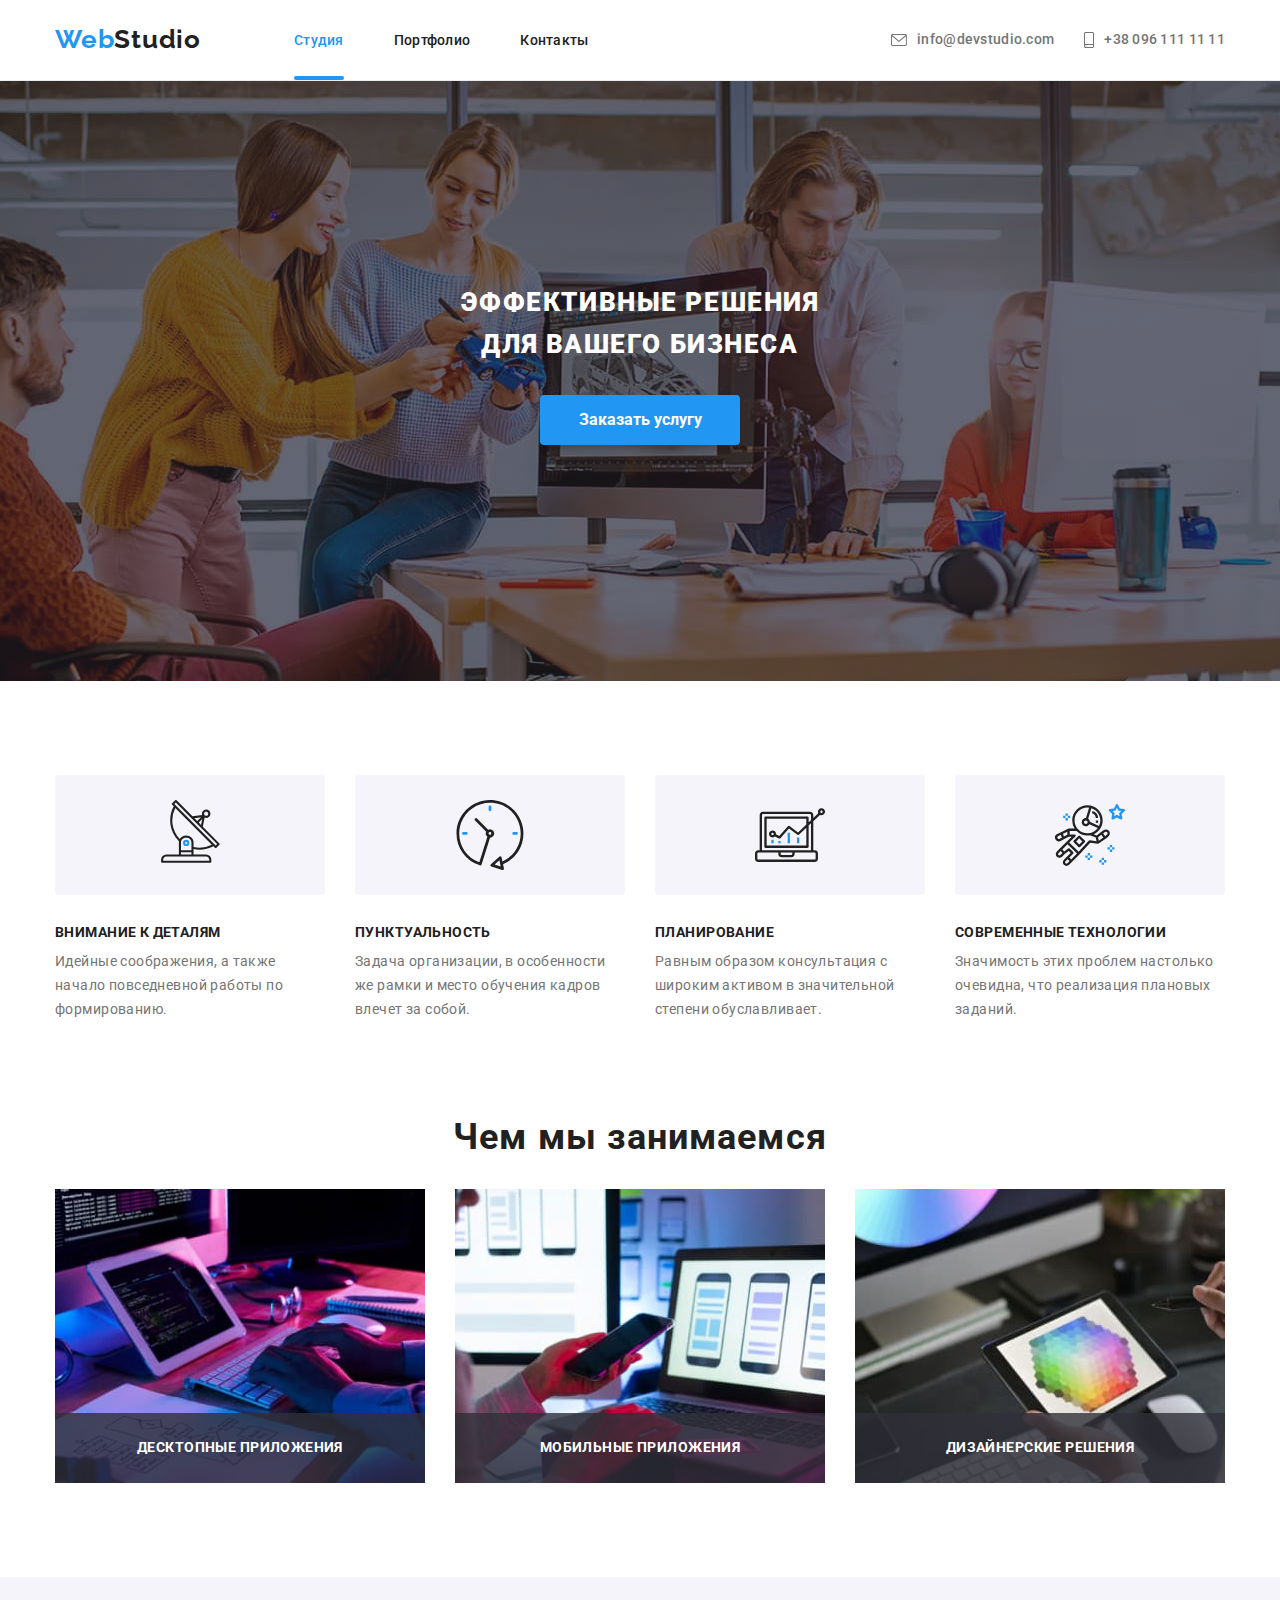
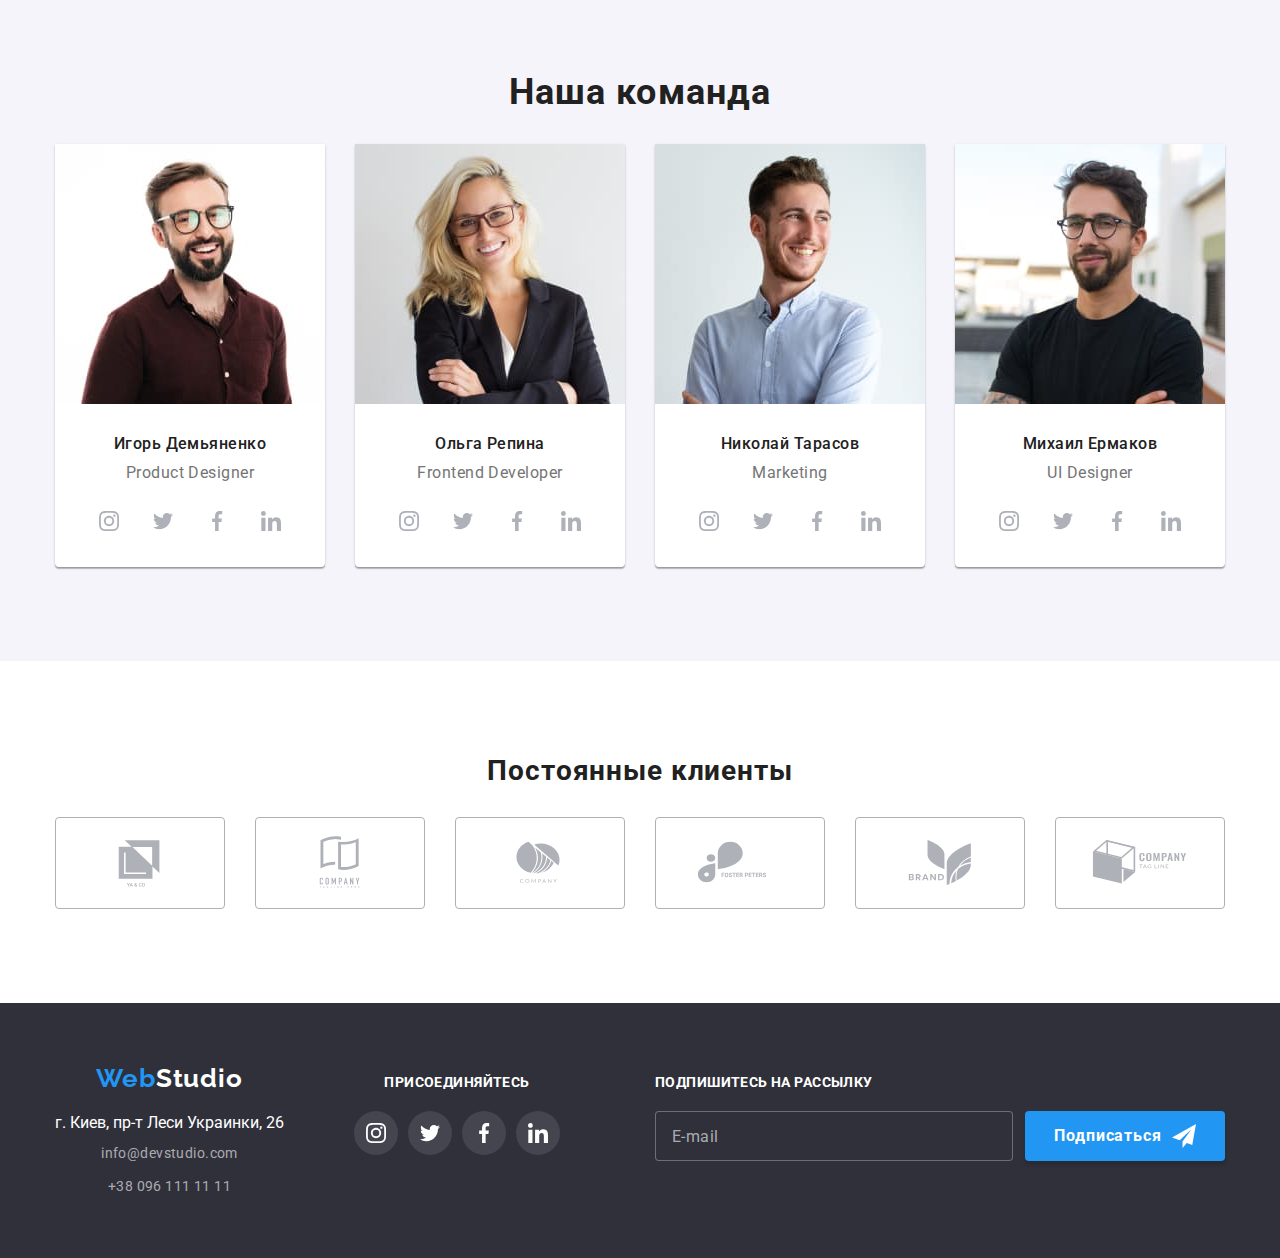
<file: index.html>
<!DOCTYPE html>
<html lang="ru">
  <head>
    <meta charset="UTF-8" />
    <meta http-equiv="X-UA-Compatible" content="IE=edge" />
    <meta name="viewport" content="width=device-width, initial-scale=1.0" />
    <title>Студия</title>

    <link rel="preconnect" href="https://fonts.googleapis.com" />
    <link rel="preconnect" href="https://fonts.gstatic.com" crossorigin />
    <link
      href="https://fonts.googleapis.com/css2?family=Raleway:wght@700&family=Roboto:wght@400;500;700;900&display=swap"
      rel="stylesheet"
    />
    <link rel="stylesheet" href="./css/main.min.css" />
  </head>
  <body>
    <!-- ======================== HEADER ======================== -->

    <header class="header-border">
      <div class="container container-header">
        <!-- логотип -->

        <a href="index.html" lang="en" class="logotype"
          >Web<span class="logotype-secondary">Studio</span>
        </a>
        <!-- ссылки шапки -->

        <ul class="list list-header">
          <li class="list-pages">
            <a href="./index.html" class="link-header active">Студия</a>
          </li>
          <li class="list-pages">
            <a href="./portfolio.html" class="link-header">Портфолио</a>
          </li>
          <li class="list-pages">
            <a href="" class="link-header">Контакты</a>
          </li>
        </ul>
        <button type="button" class="mobile-menu-open" data-menu-open>
          <svg class="mobile-menu-open__icon" width="40" height="40">
            <use href="./images/icons.svg#icon-burger"></use>
          </svg>
        </button>

        <!-- контакты шапки -->

        <ul class="list header-items">
          <li class="list-pages list-pages__contacts">
            <a
              href="mailto:info@devstudio.com"
              lang="en"
              class="contacts-header accent"
            >
              <svg class="header-icons" width="16" height="12">
                <use href="./images/icons.svg#icon-envelope"></use>
              </svg>
              info@devstudio.com
            </a>
          </li>
          <li class="list-pages list-pages__contacts">
            <a href="tel:+380961111111" class="contacts-header accent"
              ><svg class="header-icons" width="10" height="16">
                <use href="./images/icons.svg#icon-smartphone"></use>
              </svg>
              +38 096 111 11 11
            </a>
          </li>
        </ul>
      </div>
      <div class="mobile-menu" data-menu>
        <div class="container mobile-menu__container">
          <div>
            <button
              type="button"
              class="mobile-menu__close-btn"
              data-menu-close
            >
              <svg class="mobile-menu__close-icon" width="40" height="40">
                <use href="./images/icons.svg#close-modal"></use>
              </svg>
            </button>
            <ul class="mobile-menu__list mobile-menu__list-pages">
              <li>
                <a href="index.html" class="link-header active">Студия</a>
              </li>
              <li>
                <a href="portfolio.html" class="link-header">Портфолио</a>
              </li>
              <li>
                <a href="" class="link-header">Контакты</a>
              </li>
            </ul>
          </div>
          <div>
            <ul class="mobile-menu__list mobile-menu__list-pages">
              <li>
                <a href="tel:+380961111111" class="mobile-menu__list-phone"
                  >+38 096 111 11 11
                </a>
              </li>
              <li>
                <a
                  href="mailto:info@devstudio.com"
                  lang="en"
                  class="mobile-menu__list-mail"
                  >info@devstudio.com
                </a>
              </li>
            </ul>
            <ul class="mobile-menu__list mobile-menu__list-socials">
              <li>
                <a href="" class="mobile-menu__list-socials-link">
                  Instagram
                  <span class="mobile-menu__list-socials-symbol"></span>&nbsp;
                </a>
              </li>
              <li>
                <a href="" class="mobile-menu__list-socials-link">
                  Twitter
                  <span class="mobile-menu__list-socials-symbol"></span>&nbsp;
                </a>
              </li>
              <li>
                <a href="" class="mobile-menu__list-socials-link"
                  >Facebook
                  <span class="mobile-menu__list-socials-symbol"></span>&nbsp;
                </a>
              </li>
              <li>
                <a href="" class="mobile-menu__list-socials-link"> LinkedIn</a>
              </li>
            </ul>
          </div>
        </div>
      </div>
    </header>

    <!-- ======================== MAIN ======================== -->

    <main>
      <section class="section-desissions overlay">
        <div class="container">
          <h1 class="main-title">
            Эффективные решения <br />
            для вашего бизнеса
          </h1>
          <button type="button" class="title-button" data-modal-open>
            Заказать услугу
          </button>
        </div>
      </section>
      <!-- ================ НАШИ ОТЛИЧИЯ ================ -->
      <section class="section">
        <div class="container">
          <h2 class="visually-hidden">Наши отличия</h2>
          <ul class="list differences-list">
            <li class="differences-block">
              <div class="differences-icon-block">
                <svg width="70" height="70">
                  <use href="./images/icons.svg#icon-antenna"></use>
                </svg>
              </div>
              <h3 class="differences">Внимание к деталям</h3>
              <p class="differences-text">
                Идейные соображения, а также начало повседневной работы по
                формированию.
              </p>
            </li>
            <li class="differences-block">
              <div class="differences-icon-block">
                <svg width="70" height="70">
                  <use href="./images/icons.svg#icon-clock"></use>
                </svg>
              </div>
              <h3 class="differences">Пунктуальность</h3>
              <p class="differences-text">
                Задача организации, в особенности же рамки и место обучения
                кадров влечет за собой.
              </p>
            </li>
            <li class="differences-block">
              <div class="differences-icon-block">
                <svg width="70" height="70">
                  <use href="./images/icons.svg#icon-diagram"></use>
                </svg>
              </div>
              <h3 class="differences">Планирование</h3>
              <p class="differences-text">
                Равным образом консультация с широким активом в значительной
                степени обуславливает.
              </p>
            </li>
            <li class="differences-block">
              <div class="differences-icon-block">
                <svg width="70" height="70">
                  <use href="./images/icons.svg#icon-astronaut"></use>
                </svg>
              </div>
              <h3 class="differences">Современные технологии</h3>
              <p class="differences-text">
                Значимость этих проблем настолько очевидна, что реализация
                плановых заданий.
              </p>
            </li>
          </ul>
        </div>
      </section>
      <section class="section works">
        <div class="container">
          <h2 class="team-interests">Чем мы занимаемся</h2>
          <ul class="list works-img">
            <li class="list-items">
              <div class="list-items-overlay">
                <picture>
                  <source
                    media="(min-width:1200px)"
                    srcset="
                      ./images/hw-08-images/desktop/services/desktop-app-desktop-370.jpg    1x,
                      ./images/hw-08-images/desktop/services/desktop-app-desktop-370@2x.jpg 2x
                    "
                  />
                  <img
                    srcset="
                      ./images/hw-08-images/desktop/services/desktop-app-desktop-370.jpg    1x,
                      ./images/hw-08-images/desktop/services/desktop-app-desktop-370@2x.jpg 2x
                    "
                    src="./images/hw-08-images/desktop/services/desktop-app-desktop-370.jpg"
                    width="370"
                    alt="image"
                    loading="lazy"
                    class="works-items"
                  />
                </picture>
                <p class="list-items-text">Десктопные приложения</p>
              </div>
            </li>
            <li class="list-items">
              <div class="list-items-overlay">
                <picture>
                  <source
                    media="(min-width:1200px)"
                    srcset="
                      ./images/hw-08-images/desktop/services/mobile-app-desktop-370.jpg    1x,
                      ./images/hw-08-images/desktop/services/mobile-app-desktop-370@2x.jpg 2x
                    "
                  />
                  <img
                    srcset="
                      ./images/hw-08-images/desktop/services/mobile-app-desktop-370.jpg    1x,
                      ./images/hw-08-images/desktop/services/mobile-app-desktop-370@2x.jpg 2x
                    "
                    src="./images/hw-08-images/desktop/services/mobile-app-desktop-370.jpg"
                    width="370"
                    alt="image"
                    loading="lazy"
                    class="works-items"
                  />
                </picture>
                <p class="list-items-text">Мобильные приложения</p>
              </div>
            </li>
            <li class="list-items">
              <div class="list-items-overlay">
                <picture>
                  <source
                    media="(min-width:1200px)"
                    srcset="
                      ./images/hw-08-images/desktop/services/design-solutions-desktop-370.jpg    1x,
                      ./images/hw-08-images/desktop/services/design-solutions-desktop-370@2x.jpg 2x
                    "
                  />
                  <img
                    srcset="
                      ./images/hw-08-images/desktop/services/design-solutions-desktop-370.jpg    1x,
                      ./images/hw-08-images/desktop/services/design-solutions-desktop-370@2x.jpg 2x
                    "
                    src="./images/hw-08-images/desktop/services/design-solutions-desktop-370.jpg"
                    width="370"
                    alt="image"
                    loading="lazy"
                    class="works-items"
                  />
                </picture>
                <p class="list-items-text">Дизайнерские решения</p>
              </div>
            </li>
          </ul>
        </div>
      </section>
      <section class="section section-team">
        <div class="container">
          <h2 class="team-interests our-team">Наша команда</h2>
          <ul class="list team-cards">
            <li class="team-photo">
              <picture>
                <source
                  srcset="
                    ./images/hw-08-images/desktop/team/igor-desktop-270.jpg    1x,
                    ./images/hw-08-images/desktop/team/igor-desktop-270@2x.jpg 2x
                  "
                  media="(min-width: 1200px)"
                />
                <source
                  srcset="
                    ./images/hw-08-images/tablet/team/igor-tablet-354.jpg    1x,
                    ./images/hw-08-images/tablet/team/igor-tablet-354@2x.jpg 2x
                  "
                  media="(min-width: 768px)"
                />
                <img
                  srcset="
                    ./images/hw-08-images/mobile/team/igor-mobile-450.jpg    1x,
                    ./images/hw-08-images/mobile/team/igor-mobile-450@2x.jpg 2x
                  "
                  src="./images/hw-08-images/mobile/team/igor-mobile-450.jpg"
                  width="450"
                  alt="image"
                  loading="lazy"
                />
              </picture>
              <div class="team-info">
                <h3 class="team-name">Игорь Демьяненко</h3>
                <p class="team-job" lang="en">Product Designer</p>
                <ul class="team-social-list list">
                  <li class="team-social-item">
                    <a href="" class="team-social-link">
                      <svg class="team-social-icon" width="20" height="20">
                        <use href="./images/icons.svg#icon-instagram"></use>
                      </svg>
                    </a>
                  </li>
                  <li class="team-social-item">
                    <a href="" class="team-social-link"
                      ><svg class="team-social-icon" width="20" height="20">
                        <use href="./images/icons.svg#icon-twitter"></use>
                      </svg>
                    </a>
                  </li>
                  <li class="team-social-item">
                    <a href="" class="team-social-link"
                      ><svg class="team-social-icon" width="20" height="20">
                        <use href="./images/icons.svg#icon-facebook"></use>
                      </svg>
                    </a>
                  </li>
                  <li class="team-social-item">
                    <a href="" class="team-social-link"
                      ><svg class="team-social-icon" width="20" height="20">
                        <use href="./images/icons.svg#icon-linkedin"></use>
                      </svg>
                    </a>
                  </li>
                </ul>
              </div>
            </li>
            <li class="team-photo">
              <picture>
                <source
                  srcset="
                    ./images/hw-08-images/desktop/team/olga-desktop-270.jpg    1x,
                    ./images/hw-08-images/desktop/team/olga-desktop-270@2x.jpg 2x
                  "
                  media="(min-width: 1200px)"
                />
                <source
                  srcset="
                    ./images/hw-08-images/tablet/team/olga-tablet-354.jpg    1x,
                    ./images/hw-08-images/tablet/team/olga-tablet-354@2x.jpg 2x
                  "
                  media="(min-width: 768px)"
                />
                <img
                  srcset="
                    ./images/hw-08-images/mobile/team/olga-mobile-450.jpg    1x,
                    ./images/hw-08-images/mobile/team/olga-mobile-450@2x.jpg 2x
                  "
                  src="./images/hw-08-images/mobile/team/olga-mobile-450.jpg"
                  width="450"
                  alt="image"
                  loading="lazy"
                />
              </picture>
              <div class="team-info">
                <h3 class="team-name">Ольга Репина</h3>
                <p class="team-job" lang="en">Frontend Developer</p>
                <ul class="team-social-list list">
                  <li class="team-social-item">
                    <a href="" class="team-social-link">
                      <svg class="team-social-icon" width="20" height="20">
                        <use href="./images/icons.svg#icon-instagram"></use>
                      </svg>
                    </a>
                  </li>
                  <li class="team-social-item">
                    <a href="" class="team-social-link"
                      ><svg class="team-social-icon" width="20" height="20">
                        <use href="./images/icons.svg#icon-twitter"></use>
                      </svg>
                    </a>
                  </li>
                  <li class="team-social-item">
                    <a href="" class="team-social-link"
                      ><svg class="team-social-icon" width="20" height="20">
                        <use href="./images/icons.svg#icon-facebook"></use>
                      </svg>
                    </a>
                  </li>
                  <li class="team-social-item">
                    <a href="" class="team-social-link"
                      ><svg class="team-social-icon" width="20" height="20">
                        <use href="./images/icons.svg#icon-linkedin"></use>
                      </svg>
                    </a>
                  </li>
                </ul>
              </div>
            </li>
            <li class="team-photo">
              <picture>
                <source
                  srcset="
                    ./images/hw-08-images/desktop/team/nikolay-desktop-270.jpg    1x,
                    ./images/hw-08-images/desktop/team/nikolay-desktop-270@2x.jpg 2x
                  "
                  media="(min-width: 1200px)"
                />
                <source
                  srcset="
                    ./images/hw-08-images/tablet/team/nikolay-tablet-354.jpg    1x,
                    ./images/hw-08-images/tablet/team/nikolay-tablet-354@2x.jpg 2x
                  "
                  media="(min-width: 768px)"
                />
                <img
                  srcset="
                    ./images/hw-08-images/mobile/team/nikolay-mobile-450.jpg    1x,
                    ./images/hw-08-images/mobile/team/nikolay-mobile-450@2x.jpg 2x
                  "
                  src="./images/hw-08-images/mobile/team/nikolay-mobile-450.jpg"
                  width="450"
                  alt="image"
                  loading="lazy"
                />
              </picture>
              <div class="team-info">
                <h3 class="team-name">Николай Тарасов</h3>
                <p class="team-job" lang="en">Marketing</p>
                <ul class="team-social-list list">
                  <li class="team-social-item">
                    <a href="" class="team-social-link">
                      <svg class="team-social-icon" width="20" height="20">
                        <use href="./images/icons.svg#icon-instagram"></use>
                      </svg>
                    </a>
                  </li>
                  <li class="team-social-item">
                    <a href="" class="team-social-link"
                      ><svg class="team-social-icon" width="20" height="20">
                        <use href="./images/icons.svg#icon-twitter"></use>
                      </svg>
                    </a>
                  </li>
                  <li class="team-social-item">
                    <a href="" class="team-social-link"
                      ><svg class="team-social-icon" width="20" height="20">
                        <use href="./images/icons.svg#icon-facebook"></use>
                      </svg>
                    </a>
                  </li>
                  <li class="team-social-item">
                    <a href="" class="team-social-link"
                      ><svg class="team-social-icon" width="20" height="20">
                        <use href="./images/icons.svg#icon-linkedin"></use>
                      </svg>
                    </a>
                  </li>
                </ul>
              </div>
            </li>
            <li class="team-photo">
              <picture>
                <source
                  srcset="
                    ./images/hw-08-images/desktop/team/mykhail-desktop-270.jpg    1x,
                    ./images/hw-08-images/desktop/team/mykhail-desktop-270@2x.jpg 2x
                  "
                  media="(min-width: 1200px)"
                />
                <source
                  srcset="
                    ./images/hw-08-images/tablet/team/mykhail-tablet-354.jpg    1x,
                    ./images/hw-08-images/tablet/team/mykhail-tablet-354@2x.jpg 2x
                  "
                  media="(min-width: 768px)"
                />
                <img
                  srcset="
                    ./images/hw-08-images/mobile/team/mykhail-mobile-450.jpg    1x,
                    ./images/hw-08-images/mobile/team/mykhail-mobile-450@2x.jpg 2x
                  "
                  src="./images/hw-08-images/mobile/team/mykhail-mobile-450.jpg"
                  width="450"
                  alt="image"
                  loading="lazy"
                />
              </picture>
              <div class="team-info">
                <h3 class="team-name">Михаил Ермаков</h3>
                <p class="team-job" lang="en">UI Designer</p>
                <ul class="team-social-list list">
                  <li class="team-social-item">
                    <a href="" class="team-social-link">
                      <svg class="team-social-icon" width="20" height="20">
                        <use href="./images/icons.svg#icon-instagram"></use>
                      </svg>
                    </a>
                  </li>
                  <li class="team-social-item">
                    <a href="" class="team-social-link"
                      ><svg class="team-social-icon" width="20" height="20">
                        <use href="./images/icons.svg#icon-twitter"></use>
                      </svg>
                    </a>
                  </li>
                  <li class="team-social-item">
                    <a href="" class="team-social-link"
                      ><svg class="team-social-icon" width="20" height="20">
                        <use href="./images/icons.svg#icon-facebook"></use>
                      </svg>
                    </a>
                  </li>
                  <li class="team-social-item">
                    <a href="" class="team-social-link"
                      ><svg class="team-social-icon" width="20" height="20">
                        <use href="./images/icons.svg#icon-linkedin"></use>
                      </svg>
                    </a>
                  </li>
                </ul>
              </div>
            </li>
          </ul>
        </div>
      </section>

      <!-- ========================== ЛОГОТИПЫ КОМПАНИИ ========================== -->

      <section class="section">
        <div class="container clients-logo">
          <h2 class="clients-title">Постоянные клиенты</h2>
          <ul class="list clients-logo-list">
            <li class="clients-logo-item">
              <a href="" class="clients-logo-link">
                <svg class="clients-logo-icon" width="106" height="60">
                  <use href="./images/icons.svg#icon-Logo"></use>
                </svg>
              </a>
            </li>
            <li class="clients-logo-item">
              <a href="" class="clients-logo-link">
                <svg class="clients-logo-icon" width="106" height="60">
                  <use href="./images/icons.svg#icon-Logo-1"></use>
                </svg>
              </a>
            </li>
            <li class="clients-logo-item">
              <a href="" class="clients-logo-link">
                <svg class="clients-logo-icon" width="106" height="60">
                  <use href="./images/icons.svg#icon-Logo-2"></use>
                </svg>
              </a>
            </li>
            <li class="clients-logo-item">
              <a href="" class="clients-logo-link">
                <svg class="clients-logo-icon" width="106" height="60">
                  <use href="./images/icons.svg#icon-Logo-3"></use>
                </svg>
              </a>
            </li>
            <li class="clients-logo-item">
              <a href="" class="clients-logo-link">
                <svg class="clients-logo-icon" width="106" height="60">
                  <use href="./images/icons.svg#icon-Logo-4"></use>
                </svg>
              </a>
            </li>
            <li class="clients-logo-item">
              <a href="" class="clients-logo-link">
                <svg class="clients-logo-icon" width="106" height="60">
                  <use href="./images/icons.svg#icon-Logo-5"></use>
                </svg>
              </a>
            </li>
          </ul>
        </div>
      </section>
    </main>

    <!-- ======================== FOOTER ======================== -->

    <footer class="footer">
      <div class="container footer__container">
        <div class="footer__box">
          <div class="footer-contacts">
            <a href="index.html" lang="en" class="logotype footer-contacts__log"
              >Web<span class="footer-contacts__studio">Studio</span></a
            >
            <address class="footer-contacts__address">
              <ul class="list">
                <li class="footer-contacts__info">
                  <a
                    href="https://goo.gl/maps/YywnYqMMY18rzYBH6"
                    target="_blank"
                    class="footer-contacts__contact_address"
                    >г. Киев, пр-т Леси Украинки, 26</a
                  >
                </li>
                <li class="footer-contacts__info">
                  <a
                    href="mailto:info@devstudio.com"
                    lang="en"
                    class="footer-contacts__contact footer-contacts__contact_accent"
                    >info@devstudio.com</a
                  >
                </li>
                <li class="footer-contacts__info">
                  <a
                    href="tel:+380961111111"
                    class="footer-contacts__contact footer-contacts__contact_accent"
                    >+38 096 111 11 11</a
                  >
                </li>
              </ul>
            </address>
          </div>
          <div class="footer-links">
            <h2 class="footer-links__title">присоединяйтесь</h2>
            <ul class="list footer-links__list">
              <li class="footer-links__item">
                <a class="footer-links__link" href="">
                  <svg class="footer-links__icon" width="20" height="20">
                    <use href="./images/icons.svg#icon-instagram"></use>
                  </svg>
                </a>
              </li>
              <li class="footer-links__item">
                <a class="footer-links__link" href="">
                  <svg class="footer-links__icon" width="20" height="20">
                    <use href="./images/icons.svg#icon-twitter"></use>
                  </svg>
                </a>
              </li>
              <li class="footer-links__item">
                <a class="footer-links__link" href="">
                  <svg class="footer-links__icon" width="20" height="20">
                    <use href="./images/icons.svg#icon-facebook"></use>
                  </svg>
                </a>
              </li>
              <li class="footer-links__item">
                <a class="footer-links__link" href="">
                  <svg class="footer-links__icon" width="20" height="20">
                    <use href="./images/icons.svg#icon-linkedin"></use>
                  </svg>
                </a>
              </li>
            </ul>
          </div>
        </div>
        <div class="footer-form-general">
          <div class="footer-form__block">
            <p class="footer-form_title">Подпишитесь на рассылку</p>
            <form class="footer-form">
              <label class="footer-form__field">
                <input
                  type="text"
                  placeholder="E-mail"
                  name="e-mail"
                  class="footer-form__input"
                />
              </label>
            </form>
          </div>
          <div>
            <button type="submit" class="footer-form__btn">
              <span class="footer-form__btn-text"
                >Подписаться
                <svg class="footer-form__icon" width="24" height="24">
                  <use href="./images/icons.svg#icon-send"></use>
                </svg>
              </span>
            </button>
          </div>
        </div>
      </div>
    </footer>
    <div class="backdrop is-hidden" data-modal>
      <!-- is-hidden -->
      <div class="modal">
        <button type="button" class="modal-close-btn" data-modal-close>
          <svg class="modal-close-btn-icon" width="18" height="18">
            <use href="./images/icons.svg#close-modal"></use>
          </svg>
        </button>
        <h2 class="modal-label">Оставьте свои данные, мы вам перезвоним</h2>
        <form class="modal-form">
          <label class="modal-form-field">
            <span class="modal-form-input-desc"> Имя </span>
            <span class="modal-form-input-wrapper">
              <input
                type="text"
                name="user_name"
                class="modal-form-input"
                required
                pattern="[a-zA-Zа-яА-Я]+"
                minlength="2"
              />
              <svg class="modal-form-input-icon" width="18" height="18">
                <use href="./images/icons.svg#icon-person"></use>
              </svg>
            </span>
          </label>
          <label class="modal-form-field">
            <span class="modal-form-input-desc"> Телефон </span>
            <span class="modal-form-input-wrapper">
              <input
                type="text"
                name="user_phone"
                class="modal-form-input"
                required
                pattern="[0-9]{3}-[0-9]{3}-[0-9]{2}-[0-9]{2}"
                title="xxx-xxx-xx-xx"
              />
              <svg class="modal-form-input-icon" width="18" height="18">
                <use href="./images/icons.svg#icon-phone"></use>
              </svg>
            </span>
          </label>
          <label class="modal-form-field">
            <span class="modal-form-input-desc"> Почта </span>
            <span class="modal-form-input-wrapper">
              <input
                type="text"
                name="user_mail"
                class="modal-form-input"
                required
              />
              <svg class="modal-form-input-icon" width="18" height="18">
                <use href="./images/icons.svg#icon-email"></use>
              </svg>
            </span>
          </label>
          <label class="modal-form-field modal-form-field-comment">
            <span class="modal-form-input-desc"> Комментарий </span>
            <textarea
              name="user_message"
              class="modal-form-message"
              placeholder="Введите текст"
            ></textarea>
          </label>
          <input
            id="user-policy"
            name="user-policy"
            type="checkbox"
            class="modal-form-check visually-hidden"
          />
          <label for="user-policy" class="modal-form-field-check">
            Соглашаюсь с рассылкой и принимаю&nbsp;
            <a href="" class="modal-form-field-link" target="_blank"
              >Условия договора</a
            >
          </label>
          <button type="submit" class="modal-form-submit">
            <span class="modal-form-submit-name">Отправить</span>
          </button>
        </form>
      </div>
    </div>
    <script src="./js/mobile-menu.js"></script>
    <script src="./js/modal.js"></script>
  </body>
</html>
</file>
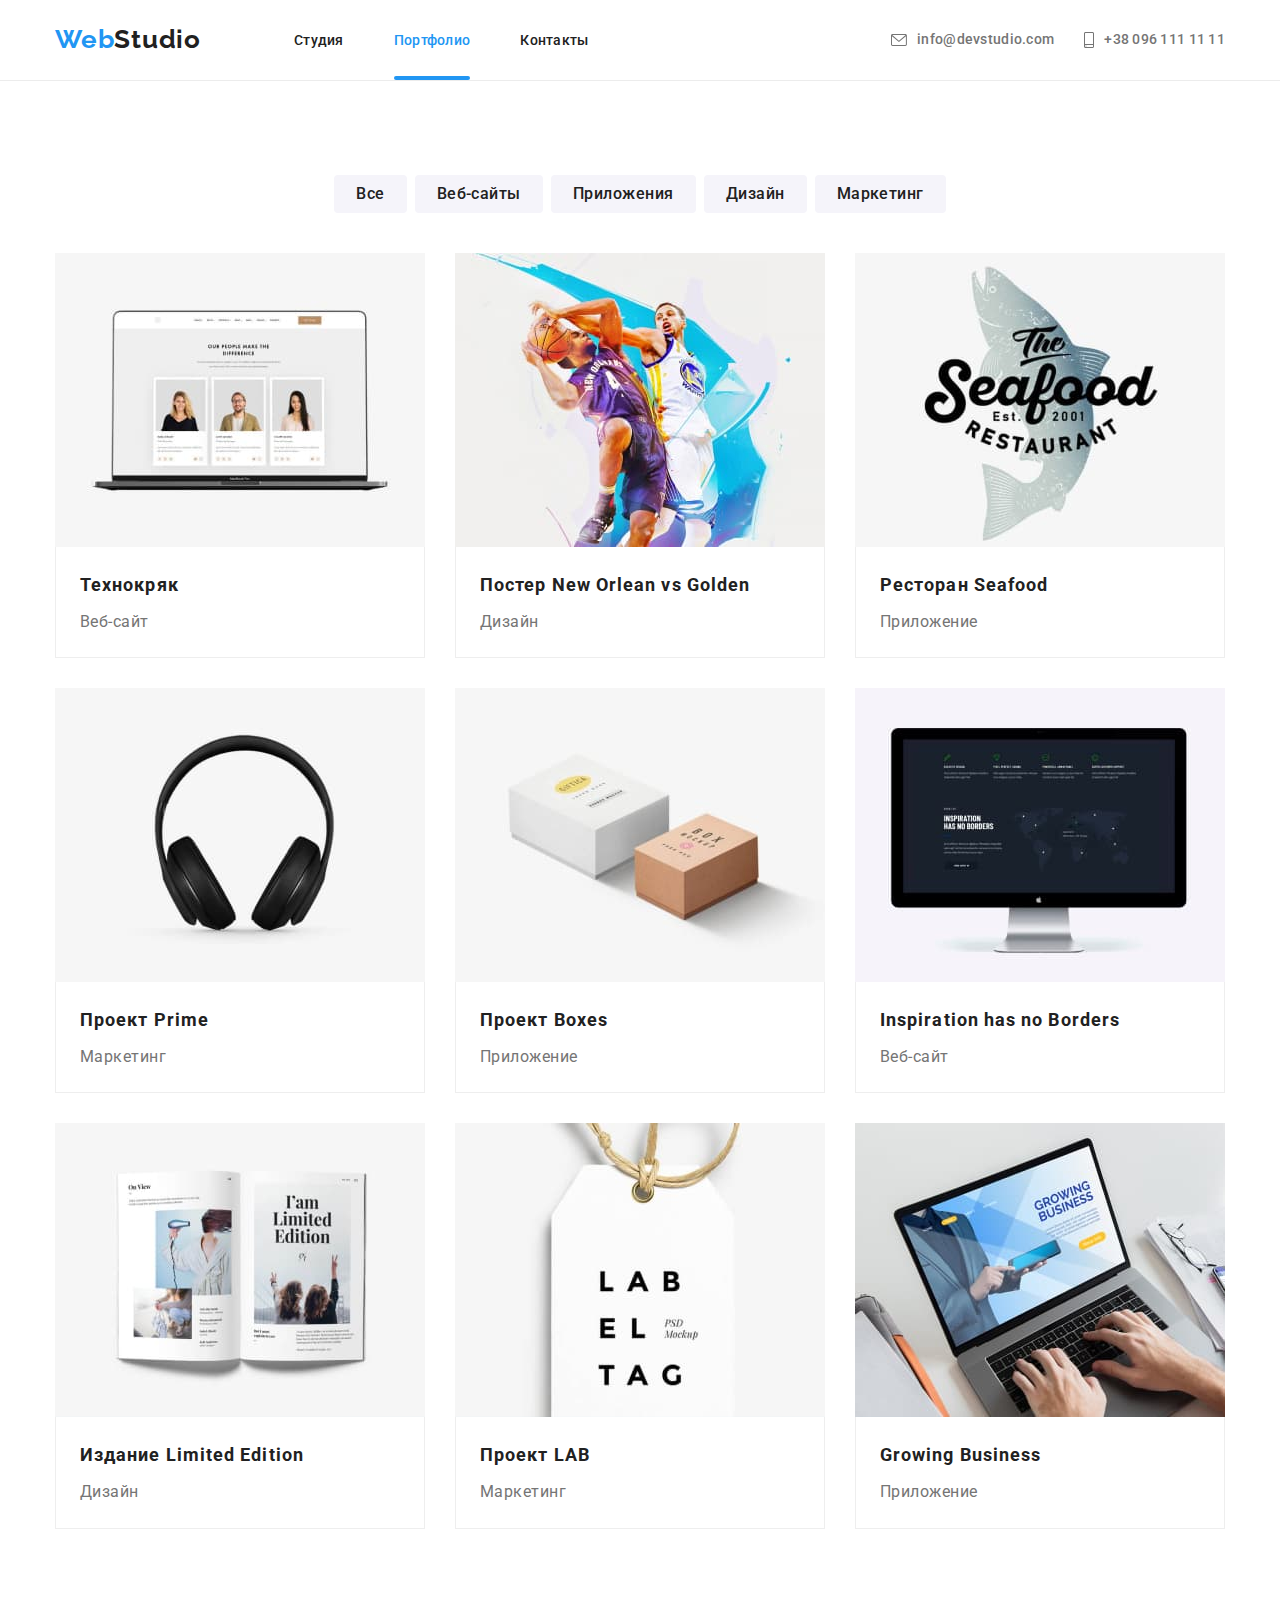
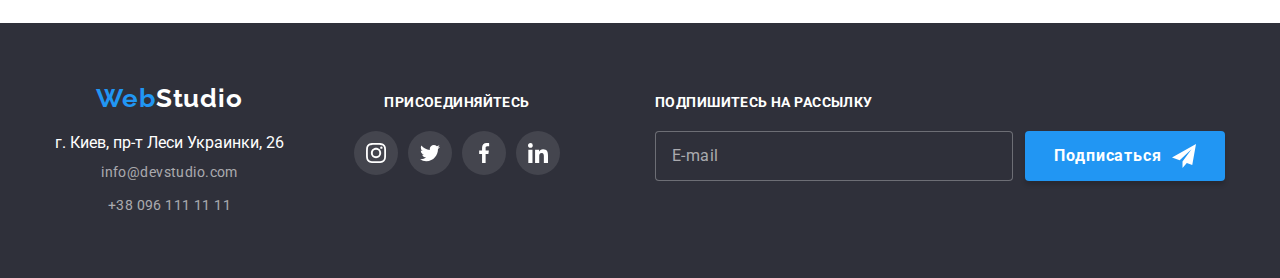
<file: portfolio.html>
<!DOCTYPE html>
<html lang="ru">
  <head>
    <meta charset="UTF-8" />
    <meta http-equiv="X-UA-Compatible" content="IE=edge" />
    <meta name="viewport" content="width=device-width, initial-scale=1.0" />
    <title>Портфолио</title>

    <link rel="preconnect" href="https://fonts.googleapis.com" />
    <link rel="preconnect" href="https://fonts.gstatic.com" crossorigin />
    <link
      href="https://fonts.googleapis.com/css2?family=Raleway:wght@700&family=Roboto:wght@400;500;700;900&display=swap"
      rel="stylesheet"
    />

    <link rel="stylesheet" href="./css/main.min.css" />
  </head>
  <body>
    <!-- ======================== HEADER ======================== -->

    <header class="header-border">
      <div class="container container-header">
        <!-- логотип -->

        <a href="index.html" lang="en" class="logotype"
          >Web<span class="logotype-secondary">Studio</span>
        </a>
        <!-- ссылки шапки -->

        <ul class="list list-header">
          <li class="list-pages">
            <a href="./index.html" class="link-header">Студия</a>
          </li>
          <li class="list-pages">
            <a href="./portfolio.html" class="link-header active">Портфолио</a>
          </li>
          <li class="list-pages">
            <a href="" class="link-header">Контакты</a>
          </li>
        </ul>
        <button type="button" class="mobile-menu-open" data-menu-open>
          <svg class="mobile-menu-open__icon" width="40" height="40">
            <use href="./images/icons.svg#icon-burger"></use>
          </svg>
        </button>

        <!-- контакты шапки -->

        <ul class="list header-items">
          <li class="list-pages list-pages__contacts">
            <a
              href="mailto:info@devstudio.com"
              lang="en"
              class="contacts-header accent"
            >
              <svg class="header-icons" width="16" height="12">
                <use href="./images/icons.svg#icon-envelope"></use>
              </svg>
              info@devstudio.com
            </a>
          </li>
          <li class="list-pages list-pages__contacts">
            <a href="tel:+380961111111" class="contacts-header accent"
              ><svg class="header-icons" width="10" height="16">
                <use href="./images/icons.svg#icon-smartphone"></use>
              </svg>
              +38 096 111 11 11
            </a>
          </li>
        </ul>
      </div>
      <div class="mobile-menu" data-menu>
        <div class="container mobile-menu__container">
          <div>
            <button
              type="button"
              class="mobile-menu__close-btn"
              data-menu-close
            >
              <svg class="mobile-menu__close-icon" width="40" height="40">
                <use href="./images/icons.svg#close-modal"></use>
              </svg>
            </button>
            <ul class="mobile-menu__list mobile-menu__list-pages">
              <li>
                <a href="index.html" class="link-header">Студия</a>
              </li>
              <li>
                <a href="portfolio.html" class="link-header active"
                  >Портфолио</a
                >
              </li>
              <li>
                <a href="" class="link-header">Контакты</a>
              </li>
            </ul>
          </div>
          <div>
            <ul class="mobile-menu__list mobile-menu__list-pages">
              <li>
                <a href="tel:+380961111111" class="mobile-menu__list-phone"
                  >+38 096 111 11 11
                </a>
              </li>
              <li>
                <a
                  href="mailto:info@devstudio.com"
                  lang="en"
                  class="mobile-menu__list-mail"
                  >info@devstudio.com
                </a>
              </li>
            </ul>
            <ul class="mobile-menu__list mobile-menu__list-socials">
              <li>
                <a href="" class="mobile-menu__list-socials-link">
                  Instagram
                  <span class="mobile-menu__list-socials-symbol"></span>&nbsp
                </a>
              </li>
              <li>
                <a href="" class="mobile-menu__list-socials-link">
                  Twitter
                  <span class="mobile-menu__list-socials-symbol"></span>&nbsp
                </a>
              </li>
              <li>
                <a href="" class="mobile-menu__list-socials-link"
                  >Facebook
                  <span class="mobile-menu__list-socials-symbol"></span>&nbsp
                </a>
              </li>
              <li>
                <a href="" class="mobile-menu__list-socials-link"> LinkedIn</a>
              </li>
            </ul>
          </div>
        </div>
      </div>
    </header>

    <!-- ======================== MAIN ======================== -->

    <main>
      <section class="section">
        <div class="container">
          <!-- кнопки -->

          <h1 class="visually-hidden">Кнопки фильтр</h1>
          <ul class="list filter">
            <li class="filter__item">
              <button type="button" class="filter__button">Все</button>
            </li>
            <li class="filter__item">
              <button type="button" class="filter__button">Веб-сайты</button>
            </li>
            <li class="filter__item">
              <button type="button" class="filter__button">Приложения</button>
            </li>
            <li class="filter__item">
              <button type="button" class="filter__button">Дизайн</button>
            </li>
            <li class="filter__item">
              <button type="button" class="filter__button">Маркетинг</button>
            </li>
          </ul>

          <!-- картинки -->

          <ul class="list porfolio">
            <li class="image porfolio__item">
              <a href="" class="porfolio__link">
                <div class="porfolio__overlay">
                  <picture>
                    <source
                      srcset="
                        ./images/hw-08-images/desktop/portfolio-card-set/technokryak-desktop-370.jpg    1x,
                        ./images/hw-08-images/desktop/portfolio-card-set/technokryak-desktop-370@2x.jpg 2x
                      "
                      media="(min-width: 1200px)"
                    />
                    <source
                      srcset="
                        ./images/hw-08-images/tablet/portfolio-card-set/technokryak-tablet-354.jpg    1x,
                        ./images/hw-08-images/tablet/portfolio-card-set/technokryak-tablet-354@2x.jpg 2x
                      "
                      media="(min-width: 768px)"
                    />
                    <img
                      srcset="
                        ./images/hw-08-images/mobile/portfolio-card-set/technocryak-mobile-450.jpg    1x,
                        ./images/hw-08-images/mobile/portfolio-card-set/technocryak-mobile-450@2x.jpg 2x
                      "
                      src="./images/hw-08-images/mobile/portfolio-card-set/technocryak-mobile-450.jpg"
                      width="450"
                      alt="image"
                      loading="lazy"
                    />
                  </picture>
                  <p class="porfolio__overlay-text">
                    Ресурс предлагает комплексные предложения с разным уровнем
                    функционала и сервисов. Все это позволит посетителю получить
                    исчерпывающие сведения о компании или частном лице.
                  </p>
                </div>
                <div class="porfolio__info">
                  <h2 class="portfolio__title">Технокряк</h2>
                  <p class="portfolio__text">Веб-сайт</p>
                </div>
              </a>
            </li>
            <li class="image porfolio__item">
              <a href="" class="porfolio__link">
                <div class="porfolio__overlay">
                  <picture>
                    <source
                      srcset="
                        ./images/hw-08-images/desktop/portfolio-card-set/poster-new-orlean-desktop-370.jpg    1x,
                        ./images/hw-08-images/desktop/portfolio-card-set/poster-new-orlean-desktop-370@2x.jpg 2x
                      "
                      media="(min-width: 1200px)"
                    />
                    <source
                      srcset="
                        ./images/hw-08-images/tablet/portfolio-card-set/poster-new-orlean-tablet-354.jpg    1x,
                        ./images/hw-08-images/tablet/portfolio-card-set/poster-new-orlean-tablet-354@2x.jpg 2x
                      "
                      media="(min-width: 768px)"
                    />
                    <img
                      srcset="
                        ./images/hw-08-images/mobile/portfolio-card-set/poster-new-orlean-mobile-450.jpg    1x,
                        ./images/hw-08-images/mobile/portfolio-card-set/poster-new-orlean-mobile-450@2x.jpg 2x
                      "
                      src="./images/hw-08-images/mobile/portfolio-card-set/poster-new-orlean-mobile-450.jpg"
                      width="450"
                      alt="image"
                      loading="lazy"
                    />
                  </picture>
                  <p class="porfolio__overlay-text">
                    Ресурс предлагает комплексные предложения с разным уровнем
                    функционала и сервисов. Все это позволит посетителю получить
                    исчерпывающие сведения о компании или частном лице.
                  </p>
                </div>
                <div class="porfolio__info">
                  <h2 lang="en" class="portfolio__title">
                    Постер
                    <span lang="en" class="portfolio__title"
                      >New Orlean vs Golden</span
                    >
                  </h2>
                  <p class="portfolio__text">Дизайн</p>
                </div>
              </a>
            </li>
            <li class="image porfolio__item">
              <a href="" class="porfolio__link">
                <div class="porfolio__overlay">
                  <picture>
                    <source
                      srcset="
                        ./images/hw-08-images/desktop/portfolio-card-set/seafood-desktop-370.jpg    1x,
                        ./images/hw-08-images/desktop/portfolio-card-set/seafood-desktop-370@2x.jpg 2x
                      "
                      media="(min-width: 1200px)"
                    />
                    <source
                      srcset="
                        ./images/hw-08-images/tablet/portfolio-card-set/seafood-tablet-354.jpg    1x,
                        ./images/hw-08-images/tablet/portfolio-card-set/seafood-tablet-354@2x.jpg 2x
                      "
                      media="(min-width: 768px)"
                    />
                    <img
                      srcset="
                        ./images/hw-08-images/mobile/portfolio-card-set/seafood-mobile-450.jpg    1x,
                        ./images/hw-08-images/mobile/portfolio-card-set/seafood-mobile-450@2x.jpg 2x
                      "
                      src="./images/hw-08-images/mobile/portfolio-card-set/seafood-mobile-450.jpg"
                      width="450"
                      alt="image"
                      loading="lazy"
                    />
                  </picture>
                  <p class="porfolio__overlay-text">
                    Ресурс предлагает комплексные предложения с разным уровнем
                    функционала и сервисов. Все это позволит посетителю получить
                    исчерпывающие сведения о компании или частном лице.
                  </p>
                </div>
                <div class="porfolio__info">
                  <h2 class="portfolio__title">
                    Ресторан
                    <span lang="en" class="portfolio__title">Seafood</span>
                  </h2>
                  <p class="portfolio__text">Приложение</p>
                </div>
              </a>
            </li>
            <li class="image porfolio__item">
              <a href="" class="porfolio__link">
                <div class="porfolio__overlay">
                  <picture>
                    <source
                      srcset="
                        ./images/hw-08-images/desktop/portfolio-card-set/prime-desktop-370.jpg    1x,
                        ./images/hw-08-images/desktop/portfolio-card-set/prime-desktop-370@2x.jpg 2x
                      "
                      media="(min-width: 1200px)"
                    />
                    <source
                      srcset="
                        ./images/hw-08-images/tablet/portfolio-card-set/prime-tablet-354.jpg    1x,
                        ./images/hw-08-images/tablet/portfolio-card-set/prime-tablet-354@2x.jpg 2x
                      "
                      media="(min-width: 768px)"
                    />
                    <img
                      srcset="
                        ./images/hw-08-images/mobile/portfolio-card-set/prime-mobile-450.jpg    1x,
                        ./images/hw-08-images/mobile/portfolio-card-set/prime-mobile-450@2x.jpg 2x
                      "
                      src="./images/hw-08-images/mobile/portfolio-card-set/prime-mobile-450.jpg"
                      width="450"
                      alt="image"
                      loading="lazy"
                    />
                  </picture>
                  <p class="porfolio__overlay-text">
                    Ресурс предлагает комплексные предложения с разным уровнем
                    функционала и сервисов. Все это позволит посетителю получить
                    исчерпывающие сведения о компании или частном лице.
                  </p>
                </div>
                <div class="porfolio__info">
                  <h2 class="portfolio__title">Проект Prime</h2>
                  <p class="portfolio__text">Маркетинг</p>
                </div>
              </a>
            </li>
            <li class="image porfolio__item">
              <a href="" class="porfolio__link">
                <div class="porfolio__overlay">
                  <picture>
                    <source
                      srcset="
                        ./images/hw-08-images/desktop/portfolio-card-set/boxes-desktop-370.jpg    1x,
                        ./images/hw-08-images/desktop/portfolio-card-set/boxes-desktop-370@2x.jpg 2x
                      "
                      media="(min-width: 1200px)"
                    />
                    <source
                      srcset="
                        ./images/hw-08-images/tablet/portfolio-card-set/boxes-tablet-354.jpg    1x,
                        ./images/hw-08-images/tablet/portfolio-card-set/boxes-tablet-354@2x.jpg 2x
                      "
                      media="(min-width: 768px)"
                    />
                    <img
                      srcset="
                        ./images/hw-08-images/mobile/portfolio-card-set/boxes-mobile-450.jpg    1x,
                        ./images/hw-08-images/mobile/portfolio-card-set/boxes-mobile-450@2x.jpg 2x
                      "
                      src="./images/hw-08-images/mobile/portfolio-card-set/boxes-mobile-450.jpg"
                      width="450"
                      alt="image"
                      loading="lazy"
                    />
                  </picture>
                  <p class="porfolio__overlay-text">
                    Ресурс предлагает комплексные предложения с разным уровнем
                    функционала и сервисов. Все это позволит посетителю получить
                    исчерпывающие сведения о компании или частном лице.
                  </p>
                </div>
                <div class="porfolio__info">
                  <h2 class="portfolio__title">
                    Проект
                    <span lang="en" class="portfolio__title">Boxes</span>
                  </h2>
                  <p class="portfolio__text">Приложение</p>
                </div>
              </a>
            </li>
            <li class="image porfolio__item">
              <a href="" class="porfolio__link">
                <div class="porfolio__overlay">
                  <picture>
                    <source
                      srcset="
                        ./images/hw-08-images/desktop/portfolio-card-set/inspiration-desktop-370.jpg    1x,
                        ./images/hw-08-images/desktop/portfolio-card-set/inspiration-desktop-370@2x.jpg 2x
                      "
                      media="(min-width: 1200px)"
                    />
                    <source
                      srcset="
                        ./images/hw-08-images/tablet/portfolio-card-set/inspiration-tablet-354.jpg    1x,
                        ./images/hw-08-images/tablet/portfolio-card-set/inspiration-tablet-354@2x.jpg 2x
                      "
                      media="(min-width: 768px)"
                    />
                    <img
                      srcset="
                        ./images/hw-08-images/mobile/portfolio-card-set/inspiration-mobile-450.jpg    1x,
                        ./images/hw-08-images/mobile/portfolio-card-set/inspiration-mobile-450@2x.jpg 2x
                      "
                      src="./images/hw-08-images/mobile/portfolio-card-set/inspiration-mobile-450.jpg"
                      width="450"
                      alt="image"
                      loading="lazy"
                    />
                  </picture>
                  <p class="porfolio__overlay-text">
                    Ресурс предлагает комплексные предложения с разным уровнем
                    функционала и сервисов. Все это позволит посетителю получить
                    исчерпывающие сведения о компании или частном лице.
                  </p>
                </div>
                <div class="porfolio__info">
                  <h2 lang="en" class="portfolio__title">
                    Inspiration has no Borders
                  </h2>
                  <p class="portfolio__text">Веб-сайт</p>
                </div>
              </a>
            </li>
            <li class="image porfolio__item">
              <a href="" class="porfolio__link">
                <div class="porfolio__overlay">
                  <picture>
                    <source
                      srcset="
                        ./images/hw-08-images/desktop/portfolio-card-set/limited-edition-desktop-370.jpg    1x,
                        ./images/hw-08-images/desktop/portfolio-card-set/limited-edition-desktop-370@2x.jpg 2x
                      "
                      media="(min-width: 1200px)"
                    />
                    <source
                      srcset="
                        ./images/hw-08-images/tablet/portfolio-card-set/limited-edition-tablet-354.jpg    1x,
                        ./images/hw-08-images/tablet/portfolio-card-set/limited-edition-tablet-354@2x.jpg 2x
                      "
                      media="(min-width: 768px)"
                    />
                    <img
                      srcset="
                        ./images/hw-08-images/mobile/portfolio-card-set/limited-edition-mobile-450.jpg    1x,
                        ./images/hw-08-images/mobile/portfolio-card-set/limited-edition-mobile-450@2x.jpg 2x
                      "
                      src="./images/hw-08-images/mobile/portfolio-card-set/limited-edition-mobile-450.jpg"
                      width="450"
                      alt="image"
                      loading="lazy"
                    />
                  </picture>
                  <p class="porfolio__overlay-text">
                    Ресурс предлагает комплексные предложения с разным уровнем
                    функционала и сервисов. Все это позволит посетителю получить
                    исчерпывающие сведения о компании или частном лице.
                  </p>
                </div>
                <div class="porfolio__info">
                  <h2 lang="en" class="portfolio__title">
                    Издание Limited Edition
                  </h2>
                  <p class="portfolio__text">Дизайн</p>
                </div>
              </a>
            </li>
            <li class="image porfolio__item">
              <a href="" class="porfolio__link">
                <div class="porfolio__overlay">
                  <picture>
                    <source
                      srcset="
                        ./images/hw-08-images/desktop/portfolio-card-set/lab-desktop-370.jpg    1x,
                        ./images/hw-08-images/desktop/portfolio-card-set/lab-desktop-370@2x.jpg 2x
                      "
                      media="(min-width: 1200px)"
                    />
                    <source
                      srcset="
                        ./images/hw-08-images/tablet/portfolio-card-set/lab-tablet-354.jpg    1x,
                        ./images/hw-08-images/tablet/portfolio-card-set/lab-tablet-354@2x.jpg 2x
                      "
                      media="(min-width: 768px)"
                    />
                    <img
                      srcset="
                        ./images/hw-08-images/mobile/portfolio-card-set/lab-mobile-450.jpg    1x,
                        ./images/hw-08-images/mobile/portfolio-card-set/lab-mobile-450@2x.jpg 2x
                      "
                      src="./images/hw-08-images/mobile/portfolio-card-set/lab-mobile-450.jpg"
                      width="450"
                      alt="image"
                      loading="lazy"
                    />
                  </picture>
                  <p class="porfolio__overlay-text">
                    Ресурс предлагает комплексные предложения с разным уровнем
                    функционала и сервисов. Все это позволит посетителю получить
                    исчерпывающие сведения о компании или частном лице.
                  </p>
                </div>
                <div class="porfolio__info">
                  <h2 class="portfolio__title">
                    Проект
                    <span lang="en" class="portfolio__title">LAB</span>
                  </h2>
                  <p class="portfolio__text">Маркетинг</p>
                </div>
              </a>
            </li>
            <li class="image porfolio__item">
              <a href="" class="porfolio__link">
                <div class="porfolio__overlay">
                  <picture>
                    <source
                      srcset="
                        ./images/hw-08-images/desktop/portfolio-card-set/growing-business-desktop-370.jpg    1x,
                        ./images/hw-08-images/desktop/portfolio-card-set/growing-business-desktop-370@2x.jpg 2x
                      "
                      media="(min-width: 1200px)"
                    />
                    <source
                      srcset="
                        ./images/hw-08-images/tablet/portfolio-card-set/growing-business-tablet-354.jpg    1x,
                        ./images/hw-08-images/tablet/portfolio-card-set/growing-business-tablet-354@2x.jpg 2x
                      "
                      media="(min-width: 768px)"
                    />
                    <img
                      srcset="
                        ./images/hw-08-images/mobile/portfolio-card-set/growing-business-mobile-450.jpg    1x,
                        ./images/hw-08-images/mobile/portfolio-card-set/growing-business-mobile-450@2x.jpg 2x
                      "
                      src="./images/hw-08-images/mobile/portfolio-card-set/growing-business-mobile-450.jpg"
                      width="450"
                      alt="image"
                      loading="lazy"
                    />
                  </picture>
                  <p class="porfolio__overlay-text">
                    Ресурс предлагает комплексные предложения с разным уровнем
                    функционала и сервисов. Все это позволит посетителю получить
                    исчерпывающие сведения о компании или частном лице.
                  </p>
                </div>
                <div class="porfolio__info">
                  <h2 lang="en" class="portfolio__title">Growing Business</h2>
                  <p class="portfolio__text">Приложение</p>
                </div>
              </a>
            </li>
          </ul>
        </div>
      </section>
    </main>

    <!-- ======================== FOOTER ======================== -->

    <footer class="footer">
      <div class="container footer__container">
        <div class="footer__box">
          <div class="footer-contacts">
            <a href="index.html" lang="en" class="logotype footer-contacts__log"
              >Web<span class="footer-contacts__studio">Studio</span></a
            >
            <address class="footer-contacts__address">
              <ul class="list">
                <li class="footer-contacts__info">
                  <a
                    href="https://goo.gl/maps/YywnYqMMY18rzYBH6"
                    target="_blank"
                    class="footer-contacts__contact_address"
                    >г. Киев, пр-т Леси Украинки, 26</a
                  >
                </li>
                <li class="footer-contacts__info">
                  <a
                    href="mailto:info@devstudio.com"
                    lang="en"
                    class="footer-contacts__contact footer-contacts__contact_accent"
                    >info@devstudio.com</a
                  >
                </li>
                <li class="footer-contacts__info">
                  <a
                    href="tel:+380961111111"
                    class="footer-contacts__contact footer-contacts__contact_accent"
                    >+38 096 111 11 11</a
                  >
                </li>
              </ul>
            </address>
          </div>
          <div class="footer-links">
            <h2 class="footer-links__title">присоединяйтесь</h2>
            <ul class="list footer-links__list">
              <li class="footer-links__item">
                <a class="footer-links__link" href="">
                  <svg class="footer-links__icon" width="20" height="20">
                    <use href="./images/icons.svg#icon-instagram"></use>
                  </svg>
                </a>
              </li>
              <li class="footer-links__item">
                <a class="footer-links__link" href="">
                  <svg class="footer-links__icon" width="20" height="20">
                    <use href="./images/icons.svg#icon-twitter"></use>
                  </svg>
                </a>
              </li>
              <li class="footer-links__item">
                <a class="footer-links__link" href="">
                  <svg class="footer-links__icon" width="20" height="20">
                    <use href="./images/icons.svg#icon-facebook"></use>
                  </svg>
                </a>
              </li>
              <li class="footer-links__item">
                <a class="footer-links__link" href="">
                  <svg class="footer-links__icon" width="20" height="20">
                    <use href="./images/icons.svg#icon-linkedin"></use>
                  </svg>
                </a>
              </li>
            </ul>
          </div>
        </div>
        <div class="footer-form-general">
          <div class="footer-form__block">
            <p class="footer-form_title">Подпишитесь на рассылку</p>
            <form class="footer-form">
              <label class="footer-form__field">
                <input
                  type="text"
                  placeholder="E-mail"
                  name="e-mail"
                  class="footer-form__input"
                />
              </label>
            </form>
          </div>
          <div>
            <button type="submit" class="footer-form__btn">
              <span class="footer-form__btn-text"
                >Подписаться
                <svg class="footer-form__icon" width="24" height="24">
                  <use href="./images/icons.svg#icon-send"></use>
                </svg>
              </span>
            </button>
          </div>
        </div>
      </div>
    </footer>
    <script src="./js/mobile-menu.js"></script>
  </body>
</html>
</file>
<file: css/main.min.css>
/*! modern-normalize v1.1.0 | MIT License | https://github.com/sindresorhus/modern-normalize */*,::before,::after{box-sizing:border-box}html{line-height:1.15;-webkit-text-size-adjust:100%;-moz-tab-size:4;tab-size:4}body{margin:0;font-family:system-ui,-apple-system,"Segoe UI",Roboto,Helvetica,Arial,sans-serif,"Apple Color Emoji","Segoe UI Emoji"}hr{height:0;color:inherit}abbr[title]{text-decoration:underline dotted}b,strong{font-weight:bolder}code,kbd,samp,pre{font-family:ui-monospace,SFMono-Regular,Consolas,"Liberation Mono",Menlo,monospace;font-size:1em}small{font-size:80%}sub,sup{font-size:75%;line-height:0;position:relative;vertical-align:baseline}sub{bottom:-0.25em}sup{top:-0.5em}table{text-indent:0;border-color:inherit}button,input,optgroup,select,textarea{font-family:inherit;font-size:100%;line-height:1.15;margin:0}button,select{text-transform:none}button,[type=button],[type=reset],[type=submit]{-webkit-appearance:button}::-moz-focus-inner{border-style:none;padding:0}:-moz-focusring{outline:1px dotted ButtonText}:-moz-ui-invalid{box-shadow:none}legend{padding:0}progress{vertical-align:baseline}::-webkit-inner-spin-button,::-webkit-outer-spin-button{height:auto}[type=search]{-webkit-appearance:textfield;outline-offset:-2px}::-webkit-search-decoration{-webkit-appearance:none}::-webkit-file-upload-button{-webkit-appearance:button;font:inherit}summary{display:list-item}:root{--title-text-color: #212121;--primary-text-color: #757575;--text-color-blue: #2196f3;--text-color-button: #ffffff;--button-color: #f5f4fa}.visually-hidden{position:absolute;white-space:nowrap;width:1px;height:1px;overflow:hidden;border:0;padding:0;clip:rect(0 0 0 0);clip-path:inset(50%);margin:-1px}h1,h2,h3,h4,h5,h6,p{margin-top:0;margin-bottom:0}img{max-width:100%;display:block;height:auto}ul{margin-top:0;margin-bottom:0;padding-left:0}.list{list-style:none}body{margin:0;padding:0;font-family:Roboto,sans-serif;background-color:var(--text-color-button);color:var(--title-text-color)}.section{padding:60px 0}@media screen and (min-width: 1200px){.section{padding:94px 0}}.container{padding-left:15px;padding-right:15px}.container-header{height:60px;display:flex;align-items:center;justify-content:space-between}@media screen and (min-width: 480px)and (max-width: 767px){.container{width:480px;margin-right:auto;margin-left:auto}.container-header{height:60px;display:flex;align-items:center}}@media screen and (min-width: 768px){.container{width:768px;margin-right:auto;margin-left:auto}.container-header{height:80px;display:flex;justify-content:space-between}}@media screen and (min-width: 1200px){.container{width:1200px;margin-right:auto;margin-left:auto}}.overlay{background-repeat:no-repeat;background-position:center;background-size:cover;max-width:767px;margin-left:auto;margin-right:auto;background-image:linear-gradient(to right, rgba(47, 48, 58, 0.4), rgba(47, 48, 58, 0.4)),url(../../images/hw-08-images/mobile/hero/hero-mobile-480.jpg)}@media screen and (min-device-pixel-ratio: 2)and (max-width: 767px),screen and (min-resolution: 192dpi)and (max-width: 767px),screen and (min-resolution: 2dppx)and (max-width: 767px){.overlay{background-image:linear-gradient(to right, rgba(47, 48, 58, 0.4), rgba(47, 48, 58, 0.4)),url(../../images/hw-08-images/mobile/hero/hero-mobile-480@2x.jpg)}}@media screen and (min-width: 768px){.overlay{background-repeat:no-repeat;background-position:center;background-size:cover;max-width:1199px;margin-left:auto;margin-right:auto;background-image:linear-gradient(to right, rgba(47, 48, 58, 0.4), rgba(47, 48, 58, 0.4)),url(../../images/hw-08-images/tablet/hero/hero-tablet-768.jpg)}}@media screen and (min-device-pixel-ratio: 2)and (min-width: 768px),screen and (min-resolution: 192dpi)and (min-width: 768px),screen and (min-resolution: 2dppx)and (min-width: 768px){.overlay{background-image:linear-gradient(to right, rgba(47, 48, 58, 0.4), rgba(47, 48, 58, 0.4)),url(../../images/hw-08-images/tablet/hero/hero-tablet-768@2x.jpg)}}@media screen and (min-width: 1200px){.overlay{background-repeat:no-repeat;background-position:center;background-size:cover;max-width:1600px;height:600px;margin-left:auto;margin-right:auto;background-image:linear-gradient(to right, rgba(47, 48, 58, 0.4), rgba(47, 48, 58, 0.4)),url(../../images/hw-08-images/desktop/hero/hero-desktop-1600.jpg)}}@media screen and (min-device-pixel-ratio: 2)and (min-width: 1200px),screen and (min-resolution: 192dpi)and (min-width: 1200px),screen and (min-resolution: 2dppx)and (min-width: 1200px){.overlay{background-image:linear-gradient(to right, rgba(47, 48, 58, 0.4), rgba(47, 48, 58, 0.4)),url(../../images/hw-08-images/desktop/hero/hero-desktop-1600@2x.jpg)}}@media screen and (max-width: 767px){.logotype{color:var(--text-color-blue);font-family:"Raleway";font-weight:700;font-size:26px;line-height:1.2;letter-spacing:.03em;text-decoration:none;padding-top:16px;padding-bottom:16px;display:block}.logotype-secondary{color:var(--title-text-color)}}@media screen and (min-width: 768px){.logotype{color:var(--text-color-blue);font-family:"Raleway";font-weight:700;font-size:26px;line-height:1.2;letter-spacing:.03em;text-decoration:none;padding-top:25px;padding-bottom:25px;display:block;margin-right:88px}.logotype-secondary{color:var(--title-text-color)}}@media screen and (min-width: 1200px){.logotype{margin-right:93px}}.list-header{display:inline-block;display:flex;align-items:center}@media screen and (max-width: 767px){.list-header{display:none}.mobile-menu-open{background-color:rgba(0,0,0,0);border:none;padding:0;height:40px;margin-left:auto}.mobile-menu-open__icon{transition:fill 250ms cubic-bezier(0.4, 0, 0.2, 1)}.mobile-menu-open__icon:hover,.mobile-menu-open__icon:focus{fill:var(--text-color-blue)}}@media screen and (min-width: 768px){.list-header{display:inline-block;display:flex;align-items:center}.list-header .list-pages:not(:last-child){margin-right:50px}.mobile-menu-open{display:none}.mobile-menu-open__icon{display:none}}.list-pages__contacts:not(:last-child){margin-bottom:10px}@media screen and (min-width: 1200px){.list-pages:not(:last-child){margin-bottom:0}}.link-header{color:var(--title-text-color);font-weight:500;font-size:14px;line-height:1.1;letter-spacing:.02em;text-decoration:none;padding-top:30px;padding-bottom:30px;position:relative;transition:color 250ms cubic-bezier(0.4, 0, 0.2, 1)}.link-header.active{color:var(--text-color-blue)}.link-header:hover,.link-header:focus{color:var(--text-color-blue)}@media screen and (min-width: 768px){.active::after{content:"";width:100%;height:4px;background-color:var(--text-color-blue);border-radius:2px;position:absolute;left:0;bottom:-2px}}.header-border{border-bottom:1px solid #ececec}@media screen and (max-width: 767px){.header-items{display:none}}@media screen and (min-width: 768px){.contacts-header{margin-bottom:10px;display:flex;align-items:center;color:var(--primary-text-color);text-decoration:none;font-weight:500;font-size:14px;line-height:1.1;letter-spacing:.02em;transition:color 250ms cubic-bezier(0.4, 0, 0.2, 1)}.contacts-header:hover,.contacts-header:focus{fill:currentColor}.contacts-header.accent:hover,.contacts-header.accent:focus{color:var(--text-color-blue)}.contacts-header:last-child{margin-bottom:0}.header-icons{margin-right:10px;cursor:pointer;fill:var(--primary-text-color);transition:fill 250ms cubic-bezier(0.4, 0, 0.2, 1)}.contacts-header:hover .header-icons,.contacts-header:focus .header-icons{fill:currentColor}.header-items{margin-left:auto}}@media screen and (min-width: 768px)and (min-width: 1200px){.header-items{display:flex;justify-content:center;align-items:center}.header-items .list-pages:not(:last-child){margin-right:30px}.header-icons{margin-right:10px;cursor:pointer;fill:var(--primary-text-color);transition:fill 250ms cubic-bezier(0.4, 0, 0.2, 1)}.contacts-header:hover .header-icons,.contacts-header:focus .header-icons{fill:currentColor}.contacts-header{align-items:center}}.section-desissions{background-color:#2f303a;padding:200px 0;text-align:center;margin-left:auto;margin-right:auto}.section-desissions .container{display:flex;flex-direction:column;align-items:center}@media screen and (max-width: 767px){.main-title{font-weight:900;font-size:26px;line-height:42px;text-align:center;letter-spacing:.06em;text-transform:uppercase;color:var(--text-color-button);margin-bottom:30px}}@media screen and (min-width: 768px){.main-title{font-weight:900;font-size:26px;line-height:42px;letter-spacing:.06em;text-transform:uppercase;color:var(--text-color-button);margin-bottom:30px}}.title-button{min-width:200px;height:50px;background-color:var(--text-color-blue);box-shadow:0px 4px 4px rgba(0,0,0,.15);border-radius:4px;border:none;font-family:inherit;font-weight:700;font-size:16px;line-height:1.9;color:var(--text-color-button);transition:background-color 250ms cubic-bezier(0.4, 0, 0.2, 1)}.title-button:hover,.title-button:focus{background-color:#188ce8;cursor:pointer}@media screen and (max-width: 767px){.differences-icon-block{width:100%;height:120px;background-color:#f5f4fa;border-radius:4px;display:flex;justify-content:center;align-items:center;margin-bottom:30px}.differences{font-weight:700;font-size:14px;line-height:1.1;letter-spacing:.03em;text-transform:uppercase;text-align:center;color:var(--title-text-color);margin-bottom:10px}.differences-text{font-size:14px;line-height:1.7;letter-spacing:.03em;color:var(--primary-text-color)}.differences-block:not(:last-child){margin-bottom:30px}}@media screen and (min-width: 768px){.differences{font-weight:700;font-size:14px;line-height:1.1;letter-spacing:.03em;text-transform:uppercase;color:var(--title-text-color);margin-bottom:10px}.differences-text{font-size:14px;line-height:1.7;letter-spacing:.03em;color:var(--primary-text-color)}.differences-list{display:flex;flex-wrap:wrap;gap:30px}.differences-item{min-height:101px;width:1200px;margin:94px auto;padding-left:15px;padding-right:15px}.differences-block{flex-basis:calc((100% - 30px)/2)}.differences-icon-block{height:120px;background-color:#f5f4fa;border-radius:4px;display:flex;justify-content:center;align-items:center;margin-bottom:30px}}@media screen and (min-width: 1200px){.differences-list{display:flex;flex-wrap:nowrap;gap:30px}}@media screen and (max-width: 767px){.works{display:none}}@media screen and (min-width: 768px){.works{display:none}}@media screen and (min-width: 1200px){.section.works .container{display:flex;flex-direction:column;align-items:center}.works{display:block;padding-top:0}.work-items{display:block}.works-img{display:flex}.list-items:not(:last-child){margin-right:30px}}@media screen and (max-width: 767px){.team-photo:not(:last-child){margin-bottom:30px}}.team-photo{background:var(--text-color-button);box-shadow:0px 1px 3px rgba(0,0,0,.12),0px 1px 1px rgba(0,0,0,.14),0px 2px 1px rgba(0,0,0,.2);border-radius:0px 0px 4px 4px;border:none}.section-team{background-color:var(--button-color)}.team-interests{text-align:center;font-weight:700;font-size:36px;line-height:1.2;letter-spacing:.03em;color:var(--title-text-color);margin-bottom:30px}.team-info{padding-top:30px;padding-bottom:24px}.team-name{display:block;font-weight:500;font-size:16px;line-height:1.2;text-align:center;letter-spacing:.03em;color:var(--title-text-color);margin-bottom:10px}.team-job{font-size:16px;line-height:1.2;text-align:center;letter-spacing:.03em;color:var(--primary-text-color);margin-bottom:16px}.team-social-list{display:flex;justify-content:center;gap:10px}.team-social-link{display:flex;justify-content:center;align-items:center;width:44px;height:44px;border-radius:50%;background-color:var(--text-color-button);transition:background-color 250ms cubic-bezier(0.4, 0, 0.2, 1)}.team-social-link:hover,.team-social-link:focus{background-color:var(--text-color-blue)}.team-social-icon{fill:#afb1b8;transition:fill 250ms cubic-bezier(0.4, 0, 0.2, 1)}.team-social-link:hover .team-social-icon,.team-social-link:focus .team-social-icon{fill:var(--text-color-button)}@media screen and (min-width: 768px){.team-cards{display:flex;flex-wrap:wrap;gap:30px}.team-photo{flex-basis:calc((100% - 30px)/2);margin-bottom:0}}@media screen and (min-width: 1200px){.team-cards{flex-wrap:nowrap}}.clients-title{font-weight:700;font-size:28px;line-height:1.17;text-align:center;letter-spacing:.03em;color:#212121;margin-bottom:30px}.clients-logo-item{flex-basis:calc((100% - 30px)/2);height:92px}.clients-logo-list{display:flex;flex-wrap:wrap;gap:30px}.clients-logo-link{display:flex;justify-content:center;align-items:center;width:100%;height:100%;border:solid 1px #afb1b8;border-radius:4px;fill:#afb1b8;transition:fill 250ms cubic-bezier(0.4, 0, 0.2, 1),border 250ms cubic-bezier(0.4, 0, 0.2, 1)}.clients-logo-link:hover,.clients-logo-link:focus{fill:var(--text-color-blue);border:solid 1px var(--text-color-blue)}@media screen and (min-width: 768px){.clients-logo-item{flex-basis:calc((100% - 60px)/3);height:92px}}@media screen and (min-width: 1200px){.clients-logo-list{flex-wrap:nowrap}}.footer{background-color:#2f303a;padding:60px 0}.footer__container{text-align:center}.footer-contacts{margin-bottom:60px}.footer-contacts__log{display:inline-block;padding:0;margin:0;margin-bottom:20px}.footer-contacts__studio{color:var(--text-color-button)}.list .footer-contacts__info:not(:last-child){margin-bottom:9px}.footer-contacts__address{font-family:inherit;font-style:normal}.footer-contacts__contact{text-decoration:none}.footer-contacts__contact:hover,.footer-contacts__contact:focus{color:var(--text-color-blue)}.footer-contacts__contact_address{text-decoration:none;color:var(--text-color-button)}.footer-contacts__contact_accent{font-family:"Roboto";font-size:14px;line-height:1.7;letter-spacing:.03em;color:rgba(255,255,255,.6);transition:color 250ms cubic-bezier(0.4, 0, 0.2, 1)}@media screen and (min-width: 1200px){.footer{background-color:#2f303a;padding:60px 0}.footer__container{display:flex;align-items:baseline}.footer-contacts{margin-right:70px;margin-bottom:0}.footer-contacts__log{display:inline-block;padding:0;margin:0;margin-bottom:20px}.footer-contacts__studio{color:var(--text-color-button)}.list .footer-contacts__info:not(:last-child){margin-bottom:9px}.footer-contacts__address{font-family:inherit;font-style:normal}.footer-contacts__contact{text-decoration:none}.footer-contacts__contact:hover,.footer-contacts__contact:focus{color:var(--text-color-blue)}.footer-contacts__contact_address{text-decoration:none;color:var(--text-color-button)}.footer-contacts__contact_accent{font-family:"Roboto";font-size:14px;line-height:1.7;letter-spacing:.03em;color:rgba(255,255,255,.6);transition:color 250ms cubic-bezier(0.4, 0, 0.2, 1)}}.footer-links{display:block;margin-bottom:60px}.footer-links__title{font-weight:700;font-size:14px;line-height:1.14;letter-spacing:.03em;text-transform:uppercase;display:inline-block;color:var(--text-color-button);margin-bottom:20px}.footer-links__list{display:flex;justify-content:center;gap:10px}.footer-links__icon{fill:var(--text-color-button)}.footer-links__link{display:flex;justify-content:center;align-items:center;width:44px;height:44px;border-radius:50%;background:rgba(255,255,255,.1);transition:background-color 250ms cubic-bezier(0.4, 0, 0.2, 1)}.footer-links__link:hover,.footer-links__link:focus{background-color:var(--text-color-blue)}@media screen and (min-width: 768px){.footer__box{display:flex;justify-content:space-around;align-items:baseline}}@media screen and (min-width: 1200px){.footer-links{display:block;margin-bottom:0}}.footer-form__input{width:calc(100% - 30px);height:50px;background-color:#2f303a;color:var(--text-color-button);border:1px solid rgba(255,255,255,.3);border-radius:4px;padding-left:16px;outline:none;margin-bottom:20px}.footer-form__input::placeholder{font-weight:400;font-size:16px;line-height:1.25;display:flex;align-items:center;letter-spacing:.03em;color:rgba(255,255,255,.6)}.footer-form_title{display:block;margin-bottom:20px;font-weight:700;font-size:14px;line-height:1.14;letter-spacing:.03em;text-transform:uppercase;color:var(--text-color-button)}.footer-form__btn{min-width:200px;height:50px;background:var(--text-color-blue);box-shadow:0px 4px 4px rgba(0,0,0,.15);border:none;border-radius:4px;padding:0;cursor:pointer;transition:background-color 250ms cubic-bezier(0.4, 0, 0.2, 1)}.footer-form__btn:hover,.footer-form__btn:focus{background-color:#188ce8}.footer-form__btn-text{display:flex;justify-content:center;align-items:center;font-weight:700;font-size:16px;line-height:1.87;letter-spacing:.06em;color:var(--text-color-button)}.footer-form__icon{margin-left:10px}@media screen and (min-width: 768px){.footer-form__input{width:450px;height:50px;background-color:#2f303a;color:var(--text-color-button);border:1px solid rgba(255,255,255,.3);border-radius:4px;padding-left:16px;outline:none}.footer-form__input::placeholder{font-weight:400;font-size:16px;line-height:1.25;display:flex;align-items:center;letter-spacing:.03em;color:rgba(255,255,255,.6)}}@media screen and (min-width: 1200px){.footer-form__block{text-align:start}.footer-form-general{display:flex;align-items:flex-end;margin-left:auto}.footer-form__input{width:358px;height:50px;background-color:#2f303a;color:var(--text-color-button);border:1px solid rgba(255,255,255,.3);border-radius:4px;padding-left:16px;outline:none}.footer-form__input::placeholder{font-weight:400;font-size:16px;line-height:1.25;display:flex;align-items:center;letter-spacing:.03em;color:rgba(255,255,255,.6)}.footer-form__block{height:86px}.footer-form__btn{margin-left:12px}}.backdrop{position:fixed;top:0;left:0;z-index:10;width:100%;height:100%;background-color:rgba(0,0,0,.2);transition:opacity 250ms cubic-bezier(0.4, 0, 0.2, 1),visibility 250ms cubic-bezier(0.4, 0, 0.2, 1)}.backdrop.is-hidden{opacity:0;visibility:hidden;pointer-events:none}.modal{position:absolute;top:50%;left:50%;transform:translate(-50%, -50%);width:93%;background:var(--text-color-button);border-radius:4px;padding:40px}.modal-label{font-weight:700;font-size:20px;line-height:23px;text-align:center;letter-spacing:.03em;margin-bottom:12px;color:var(--title-text-color)}.modal-close-btn{padding:0;background-color:var(--text-color-button);border:1px solid rgba(0,0,0,.1);border-radius:50%;width:30px;height:30px;display:flex;justify-content:center;align-items:center;cursor:pointer;position:absolute;top:8px;right:8px;transition:fill 250ms cubic-bezier(0.4, 0, 0.2, 1)}.modal-close-btn:hover,.modal-close-btn:focus{fill:var(--text-color-blue)}.modal-form{display:flex;flex-direction:column}.modal-form-field{margin-bottom:10px}.modal-form-field-comment{margin-bottom:20px}.modal-form-input-desc{display:block;font-weight:400;font-size:12px;line-height:1.16;letter-spacing:.01em;color:var(--primary-text-color);margin-bottom:4px}.modal-form-input{width:100%;height:40px;border:1px solid rgba(33,33,33,.2);border-radius:4px;padding-left:42px;transition:border-color 250ms cubic-bezier(0.4, 0, 0.2, 1)}.modal-form-input:focus{outline:none;border-color:var(--text-color-blue)}.modal-form-input-wrapper{display:block;position:relative}.modal-form-input-icon{display:block;position:absolute;top:50%;left:12px;transform:translateY(-50%);transition:fill 250ms cubic-bezier(0.4, 0, 0.2, 1)}.modal-form-input:focus+.modal-form-input-icon{fill:var(--text-color-blue)}.modal-form-message{display:block;resize:none;width:100%;height:120px;border:1px solid rgba(33,33,33,.2);border-radius:4px;padding:12px 16px;transition:border-color 250ms cubic-bezier(0.4, 0, 0.2, 1)}.modal-form-message::placeholder{font-weight:400;font-size:14px;line-height:1.14;letter-spacing:.01em;color:rgba(117,117,117,.5)}.modal-form-message:focus{outline:none;border-color:var(--text-color-blue)}.modal-form-field-check{display:flex;justify-content:center;align-items:center;margin-bottom:30px;font-weight:400;font-size:12px;line-height:24px;letter-spacing:.03em;color:var(--primary-text-color)}.modal-form-field-check::before{display:block;width:16px;height:15px;content:"";border:solid 2px var(--title-text-color);border-radius:4px;cursor:pointer;margin-right:7px}.modal-form-check:checked+.modal-form-field-check::before{background-image:url("../images/icon-check.svg");background-position:50% 50%;border-color:var(--text-color-blue)}.modal-form-check:focus+.modal-form-field-check::before{outline:solid 2px rgba(0,0,255,.5)}.modal-form-field-link{color:var(--text-color-blue);transition:color 250ms cubic-bezier(0.4, 0, 0.2, 1)}.modal-form-field-link:hover,.modal-form-field-link:focus{color:#188ce8}.modal-form-submit{color:var(--text-color-button);background-color:var(--text-color-blue);align-self:center;width:200px;height:50px;box-shadow:0px 4px 4px rgba(0,0,0,.15);border-radius:4px;border:none;cursor:pointer;transition:background-color 250ms cubic-bezier(0.4, 0, 0.2, 1)}.modal-form-submit:hover,.modal-form-submit:focus{background-color:#188ce8}.modal-form-submit-name{font-weight:700;font-size:16px;line-height:1.87}@media screen and (min-width: 480px)and (max-width: 1199px){.modal{width:450px}}@media screen and (min-width: 1200px){.modal{position:absolute;top:50%;left:50%;transform:translate(-50%, -50%);width:528px;background:var(--text-color-button);border-radius:4px;padding:40px}.modal-form-field-check{display:flex;justify-content:center;align-items:center;margin-bottom:30px;font-weight:400;font-size:14px;line-height:24px;letter-spacing:.03em;color:var(--primary-text-color)}.modal-form-field-check::before{display:block;width:16px;height:15px;content:"";border:solid 2px var(--title-text-color);border-radius:4px;cursor:pointer;margin-right:7px}.modal-form-check:checked+.modal-form-field-check::before{background-image:url("../images/icon-check.svg");background-position:50% 50%;border-color:var(--text-color-blue)}.modal-form-check:focus+.modal-form-field-check::before{outline:solid 2px rgba(0,0,255,.5)}}@media screen and (max-width: 767px){.mobile-menu{width:100%;height:100%;background-color:var(--text-color-button);position:fixed;left:0;top:0;z-index:100;opacity:0;visibility:hidden;pointer-events:none;transition:opacity 250ms linear,visibility 250ms linear}.mobile-menu.is-open{opacity:1;visibility:visible;pointer-events:auto}.mobile-menu__container{position:relative;height:100%;display:flex;flex-direction:column;justify-content:space-between;padding-left:40px;padding-top:48px;padding-bottom:48px}.mobile-menu__close-btn{background-color:rgba(0,0,0,0);border:none;padding:0;height:40px;position:absolute;top:10px;right:15px}.mobile-menu__list{list-style:none}.link-header{display:block;font-family:"Roboto";font-weight:500;font-size:40px;line-height:1.17;letter-spacing:.02em;padding:0;margin-bottom:32px}.mobile-menu__list-phone{display:block;font-weight:500;font-size:34px;line-height:1.17;letter-spacing:.02em;color:var(--text-color-blue);text-decoration:none;margin-bottom:32px}.mobile-menu__list-mail{display:block;font-weight:500;font-size:24px;line-height:1.16;letter-spacing:.02em;color:var(--primary-text-color);text-decoration:none;margin-bottom:64px}.mobile-menu__list-socials{display:flex}.mobile-menu__list-socials-link{text-decoration:none;font-weight:500;font-size:18px;line-height:1.22;letter-spacing:.02em;color:var(--text-color-blue)}.mobile-menu__list-socials-symbol{border:1px solid rgba(33,33,33,.2);transform:rotate(90deg)}}@media screen and (min-width: 768px){.mobile-menu{display:none}.mobile-menu__close-btn{display:none}.mobile-menu__list{list-style:none}.mobile-menu__list-phone{display:none}.mobile-menu__list-mail{display:none}.mobile-menu__list-socials{display:none}.mobile-menu__list-socials-symbol{display:none}}@media screen and (max-width: 767px){.list.porfolio{display:block}}@media screen and (min-width: 768px){.list.porfolio{display:flex;flex-wrap:wrap;gap:30px}}.list-items-overlay{position:relative}.list-items-text{font-weight:700;font-size:14px;line-height:1.14;letter-spacing:.03em;text-transform:uppercase;height:70px;display:flex;justify-content:center;align-items:center;color:var(--text-color-button);background-color:rgba(47,48,58,.8);position:absolute;width:100%;left:0;bottom:0}@media screen and (min-width: 768px){.porfolio__item{flex-basis:calc((100% - 30px)/2)}}@media screen and (min-width: 1200px){.porfolio__item{flex-basis:calc((100% - 60px)/3)}}@media screen and (max-width: 767px){.filter{display:flex;flex-wrap:wrap;row-gap:15px;margin-bottom:40px}.filter .filter__item:not(:last-child){margin-right:8px}}@media screen and (min-width: 768px){.filter{display:flex;flex-wrap:wrap;justify-content:center;margin-bottom:40px}.filter .filter__item:not(:last-child){margin-right:8px}}.filter__button{background-color:var(--button-color);color:var(--title-text-color);cursor:pointer;font-weight:500;font-size:16px;line-height:1.6;text-align:center;letter-spacing:.03em;border:0;display:block;padding:6px 22px;border-radius:4px;transition:background-color 250ms cubic-bezier(0.4, 0, 0.2, 1),color 250ms cubic-bezier(0.4, 0, 0.2, 1),box-shadow 250ms cubic-bezier(0.4, 0, 0.2, 1)}.filter__button:hover,.filter__button:focus{background-color:var(--text-color-blue);color:var(--text-color-button);box-shadow:0px 3px 1px rgba(0,0,0,.1),0px 1px 2px rgba(0,0,0,.08),0px 2px 2px rgba(0,0,0,.12)}@media screen and (max-width: 767px){.porfolio__overlay-text{background:rgba(33,150,243,.9);font-style:normal;font-weight:400;font-size:18px;line-height:1.55;letter-spacing:.03em;color:var(--text-color-button);padding-left:24px;padding-right:24px;padding-top:63px;padding-bottom:63px;position:absolute;top:0;left:0;width:100%;height:100%;overflow-y:scroll;transform:translate(0, 100%);transition:transform 250ms linear}.porfolio__link:hover .porfolio__overlay-text,.porfolio__link:focus .porfolio__overlay-text{transform:translate(0, 0)}.porfolio__info{transition:box-shadow 250ms cubic-bezier(0.4, 0, 0.2, 1)}.porfolio__link:hover .porfolio__info,.porfolio__link:focus .porfolio__info{display:block;box-shadow:0px 1px 1px rgba(0,0,0,.12),0px 4px 4px rgba(0,0,0,.06),1px 4px 6px rgba(0,0,0,.16)}.image{box-sizing:border-box;background:var(--text-color-button)}.image .portfolio__title{color:var(--title-text-color);font-weight:700;font-size:18px;line-height:2;letter-spacing:.06em;margin-bottom:4px}.image .portfolio__text{color:var(--primary-text-color);font-size:16px;line-height:1.9;letter-spacing:.03em}.porfolio__item{margin-bottom:30px}.porfolio__link{text-decoration:none}.porfolio__overlay{position:relative;overflow:hidden}.porfolio__info{padding:20px 24px;border:1px solid #eee;border-top:none}}@media screen and (min-width: 768px){.porfolio__overlay-text{background:rgba(33,150,243,.9);font-style:normal;font-weight:400;font-size:18px;line-height:1.55;letter-spacing:.03em;color:var(--text-color-button);padding-left:24px;padding-right:24px;padding-top:63px;padding-bottom:63px;position:absolute;top:0;left:0;width:100%;height:100%;overflow-y:scroll;transform:translate(0, 100%);transition:transform 250ms linear}.porfolio__link:hover .porfolio__overlay-text,.porfolio__link:focus .porfolio__overlay-text{transform:translate(0, 0)}.porfolio__info{transition:box-shadow 250ms cubic-bezier(0.4, 0, 0.2, 1)}.porfolio__link:hover .porfolio__info,.porfolio__link:focus .porfolio__info{display:block;box-shadow:0px 1px 1px rgba(0,0,0,.12),0px 4px 4px rgba(0,0,0,.06),1px 4px 6px rgba(0,0,0,.16)}.image{box-sizing:border-box;background:var(--text-color-button)}.image .portfolio__title{color:var(--title-text-color);font-weight:700;font-size:18px;line-height:2;letter-spacing:.06em;margin-bottom:4px}.image .portfolio__text{color:var(--primary-text-color);font-size:16px;line-height:1.9;letter-spacing:.03em}.porfolio__item{flex-basis:calc((100% - 30px)/2)}.porfolio__link{text-decoration:none}.porfolio__overlay{position:relative;overflow:hidden}.porfolio__info{padding:20px 24px;border:1px solid #eee;border-top:none}}@media screen and (min-width: 1200px){.porfolio__overlay-text{background:rgba(33,150,243,.9);font-style:normal;font-weight:400;font-size:18px;line-height:1.55;letter-spacing:.03em;color:var(--text-color-button);padding-left:24px;padding-right:24px;padding-top:63px;padding-bottom:63px;position:absolute;top:0;left:0;width:100%;height:100%;overflow-y:scroll;transform:translate(0, 100%);transition:transform 250ms linear}.porfolio__link:hover .porfolio__overlay-text,.porfolio__link:focus .porfolio__overlay-text{transform:translate(0, 0)}.porfolio__info{transition:box-shadow 250ms cubic-bezier(0.4, 0, 0.2, 1)}.porfolio__link:hover .porfolio__info,.porfolio__link:focus .porfolio__info{display:block;box-shadow:0px 1px 1px rgba(0,0,0,.12),0px 4px 4px rgba(0,0,0,.06),1px 4px 6px rgba(0,0,0,.16)}.image{box-sizing:border-box;background:var(--text-color-button)}.image .portfolio__title{color:var(--title-text-color);font-weight:700;font-size:18px;line-height:2;letter-spacing:.06em;margin-bottom:4px}.image .portfolio__text{color:var(--primary-text-color);font-size:16px;line-height:1.9;letter-spacing:.03em}.porfolio__item{flex-basis:calc((100% - 60px)/3)}.porfolio__link{text-decoration:none}.porfolio__overlay{position:relative;overflow:hidden}.porfolio__info{padding:20px 24px;border:1px solid #eee;border-top:none}}/*# sourceMappingURL=main.min.css.map */
</file>
